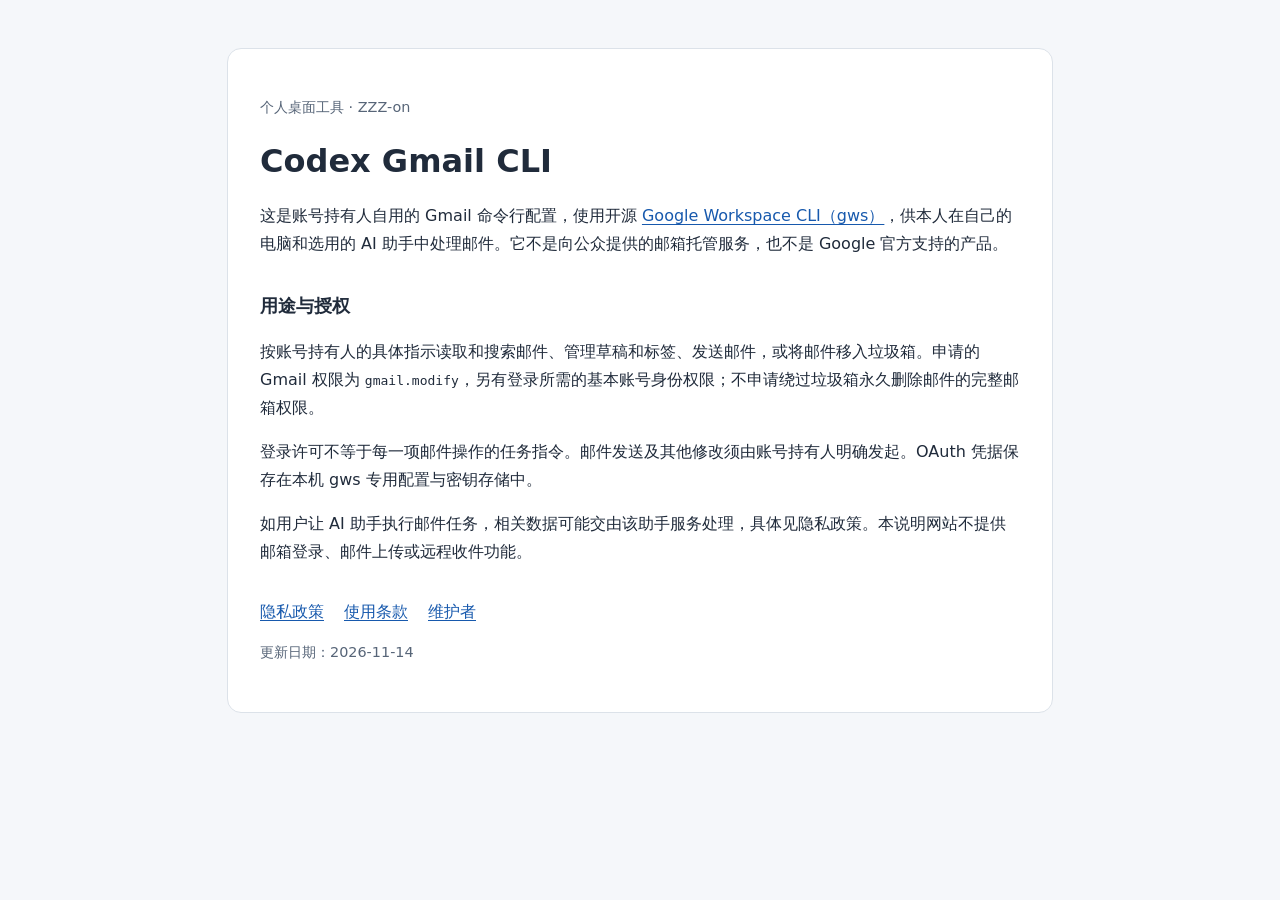
<file: index.html>
<!doctype html>
<html lang="zh-CN"><meta charset="utf-8"><meta name="viewport" content="width=device-width,initial-scale=1"><title>Codex Gmail CLI — 个人使用说明</title><link rel="stylesheet" href="style.css">
<main><p class="eyebrow">个人桌面工具 · ZZZ-on</p><h1>Codex Gmail CLI</h1>
<p>这是账号持有人自用的 Gmail 命令行配置，使用开源 <a href="https://github.com/googleworkspace/cli">Google Workspace CLI（gws）</a>，供本人在自己的电脑和选用的 AI 助手中处理邮件。它不是向公众提供的邮箱托管服务，也不是 Google 官方支持的产品。</p>
<h2>用途与授权</h2><p>按账号持有人的具体指示读取和搜索邮件、管理草稿和标签、发送邮件，或将邮件移入垃圾箱。申请的 Gmail 权限为 <code>gmail.modify</code>，另有登录所需的基本账号身份权限；不申请绕过垃圾箱永久删除邮件的完整邮箱权限。</p>
<p>登录许可不等于每一项邮件操作的任务指令。邮件发送及其他修改须由账号持有人明确发起。OAuth 凭据保存在本机 gws 专用配置与密钥存储中。</p>
<p>如用户让 AI 助手执行邮件任务，相关数据可能交由该助手服务处理，具体见隐私政策。本说明网站不提供邮箱登录、邮件上传或远程收件功能。</p>
<nav aria-label="相关说明"><a href="privacy.html">隐私政策</a><a href="terms.html">使用条款</a><a href="https://github.com/ZZZ-on">维护者</a></nav>
<p class="footnote">更新日期：2026-11-14</p></main></html>
</file>
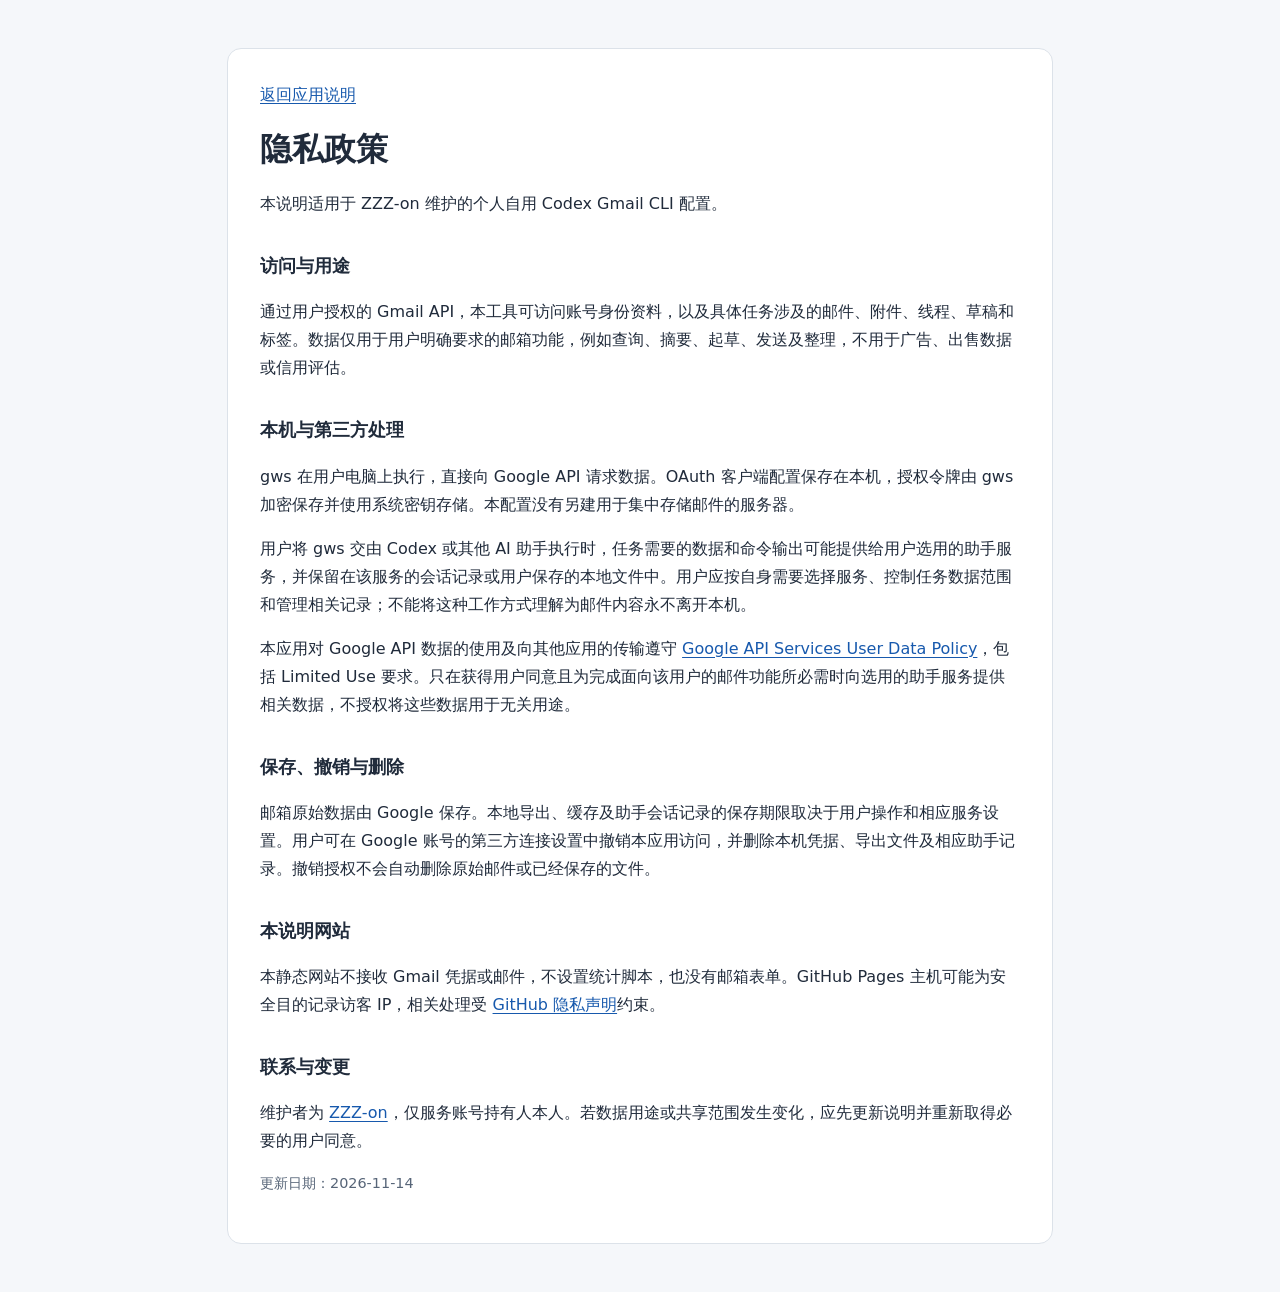
<file: privacy.html>
<!doctype html>
<html lang="zh-CN"><meta charset="utf-8"><meta name="viewport" content="width=device-width,initial-scale=1"><title>隐私政策 — Codex Gmail CLI</title><link rel="stylesheet" href="style.css">
<main><a href="index.html">返回应用说明</a><h1>隐私政策</h1><p>本说明适用于 ZZZ-on 维护的个人自用 Codex Gmail CLI 配置。</p>
<h2>访问与用途</h2><p>通过用户授权的 Gmail API，本工具可访问账号身份资料，以及具体任务涉及的邮件、附件、线程、草稿和标签。数据仅用于用户明确要求的邮箱功能，例如查询、摘要、起草、发送及整理，不用于广告、出售数据或信用评估。</p>
<h2>本机与第三方处理</h2><p>gws 在用户电脑上执行，直接向 Google API 请求数据。OAuth 客户端配置保存在本机，授权令牌由 gws 加密保存并使用系统密钥存储。本配置没有另建用于集中存储邮件的服务器。</p>
<p>用户将 gws 交由 Codex 或其他 AI 助手执行时，任务需要的数据和命令输出可能提供给用户选用的助手服务，并保留在该服务的会话记录或用户保存的本地文件中。用户应按自身需要选择服务、控制任务数据范围和管理相关记录；不能将这种工作方式理解为邮件内容永不离开本机。</p>
<p>本应用对 Google API 数据的使用及向其他应用的传输遵守 <a href="https://developers.google.com/terms/api-services-user-data-policy">Google API Services User Data Policy</a>，包括 Limited Use 要求。只在获得用户同意且为完成面向该用户的邮件功能所必需时向选用的助手服务提供相关数据，不授权将这些数据用于无关用途。</p>
<h2>保存、撤销与删除</h2><p>邮箱原始数据由 Google 保存。本地导出、缓存及助手会话记录的保存期限取决于用户操作和相应服务设置。用户可在 Google 账号的第三方连接设置中撤销本应用访问，并删除本机凭据、导出文件及相应助手记录。撤销授权不会自动删除原始邮件或已经保存的文件。</p>
<h2>本说明网站</h2><p>本静态网站不接收 Gmail 凭据或邮件，不设置统计脚本，也没有邮箱表单。GitHub Pages 主机可能为安全目的记录访客 IP，相关处理受 <a href="https://docs.github.com/en/site-policy/privacy-policies/github-general-privacy-statement">GitHub 隐私声明</a>约束。</p>
<h2>联系与变更</h2><p>维护者为 <a href="https://github.com/ZZZ-on">ZZZ-on</a>，仅服务账号持有人本人。若数据用途或共享范围发生变化，应先更新说明并重新取得必要的用户同意。</p><p class="footnote">更新日期：2026-11-14</p></main></html>
</file>
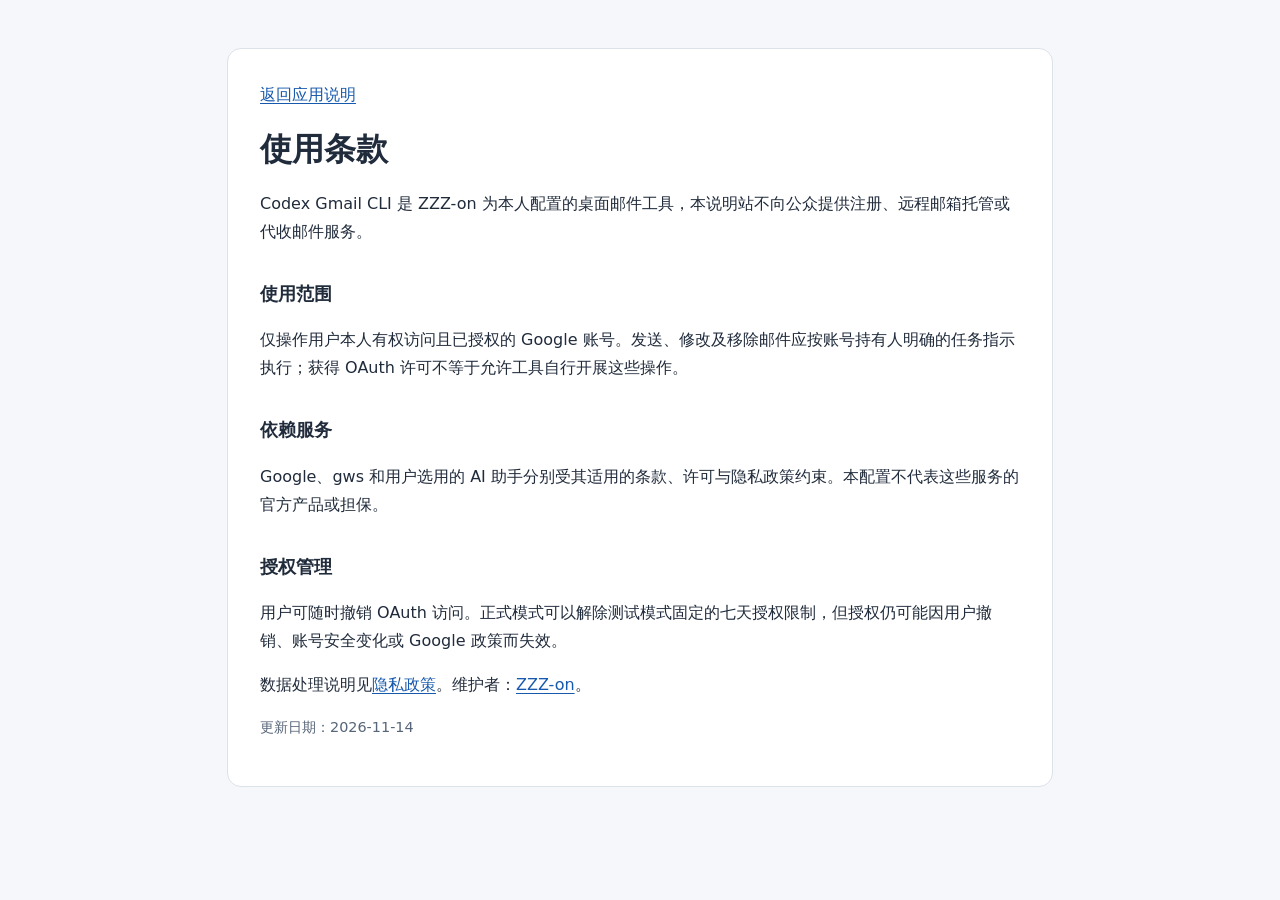
<file: terms.html>
<!doctype html>
<html lang="zh-CN"><meta charset="utf-8"><meta name="viewport" content="width=device-width,initial-scale=1"><title>使用条款 — Codex Gmail CLI</title><link rel="stylesheet" href="style.css">
<main><a href="index.html">返回应用说明</a><h1>使用条款</h1>
<p>Codex Gmail CLI 是 ZZZ-on 为本人配置的桌面邮件工具，本说明站不向公众提供注册、远程邮箱托管或代收邮件服务。</p>
<h2>使用范围</h2><p>仅操作用户本人有权访问且已授权的 Google 账号。发送、修改及移除邮件应按账号持有人明确的任务指示执行；获得 OAuth 许可不等于允许工具自行开展这些操作。</p>
<h2>依赖服务</h2><p>Google、gws 和用户选用的 AI 助手分别受其适用的条款、许可与隐私政策约束。本配置不代表这些服务的官方产品或担保。</p>
<h2>授权管理</h2><p>用户可随时撤销 OAuth 访问。正式模式可以解除测试模式固定的七天授权限制，但授权仍可能因用户撤销、账号安全变化或 Google 政策而失效。</p>
<p>数据处理说明见<a href="privacy.html">隐私政策</a>。维护者：<a href="https://github.com/ZZZ-on">ZZZ-on</a>。</p><p class="footnote">更新日期：2026-11-14</p></main></html>
</file>
<file: style.css>
:root{color-scheme:light dark;font-family:system-ui,"Microsoft YaHei",sans-serif;line-height:1.75}body{margin:0;background:#f5f7fa;color:#202b3b}main{max-width:760px;margin:48px auto;padding:32px;background:#fff;border:1px solid #dce2e9;border-radius:14px}h1{line-height:1.2;font-size:2rem}h2{font-size:1.15rem;margin-top:2rem}a{color:#1759ad;text-underline-offset:.2em}a:focus-visible{outline:3px solid #e89b24;outline-offset:4px}nav{display:flex;flex-wrap:wrap;gap:20px;margin-top:2rem}.eyebrow,.footnote{color:#576578;font-size:.9rem}code{overflow-wrap:anywhere}p{overflow-wrap:break-word}@media(max-width:600px){main{margin:16px;padding:24px}}@media(prefers-color-scheme:dark){body{background:#101822;color:#e7edf5}main{background:#182331;border-color:#354258}a{color:#96c1ff}.eyebrow,.footnote{color:#a9b7ca}}
</file>
